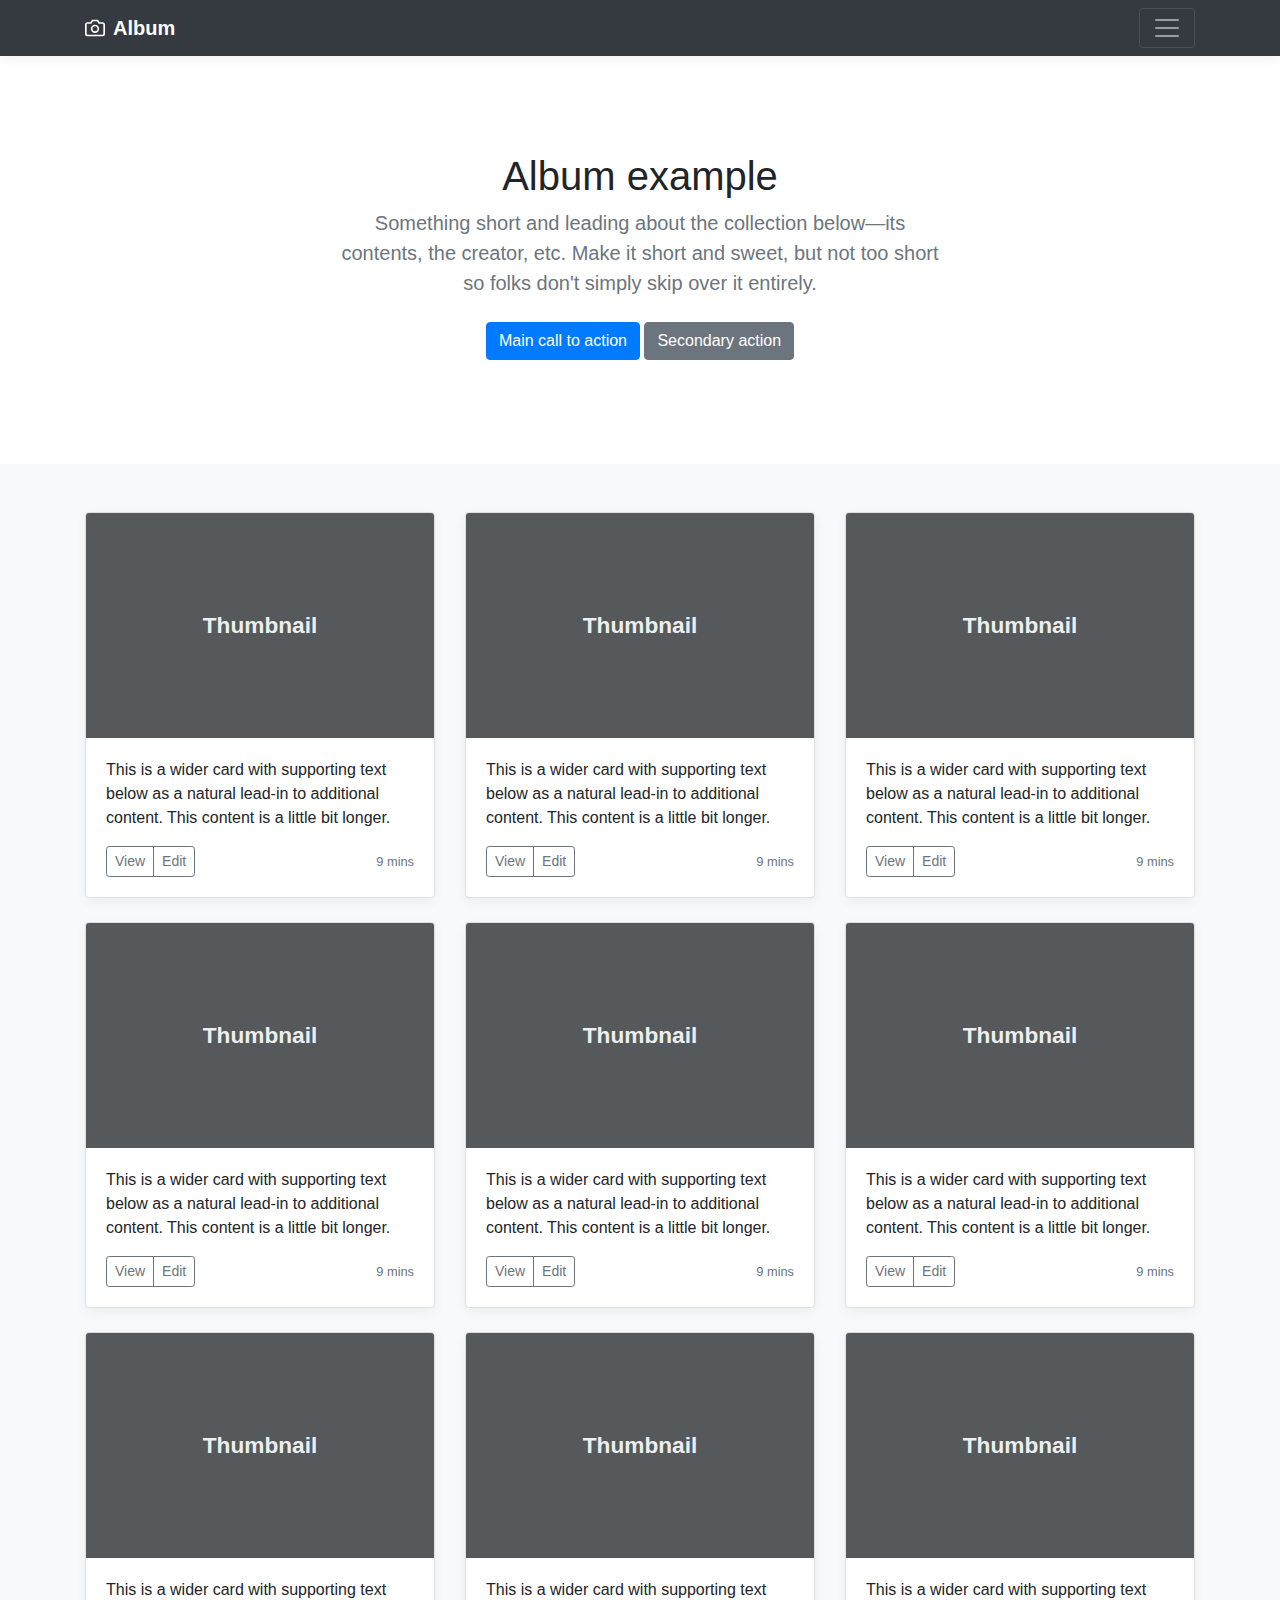
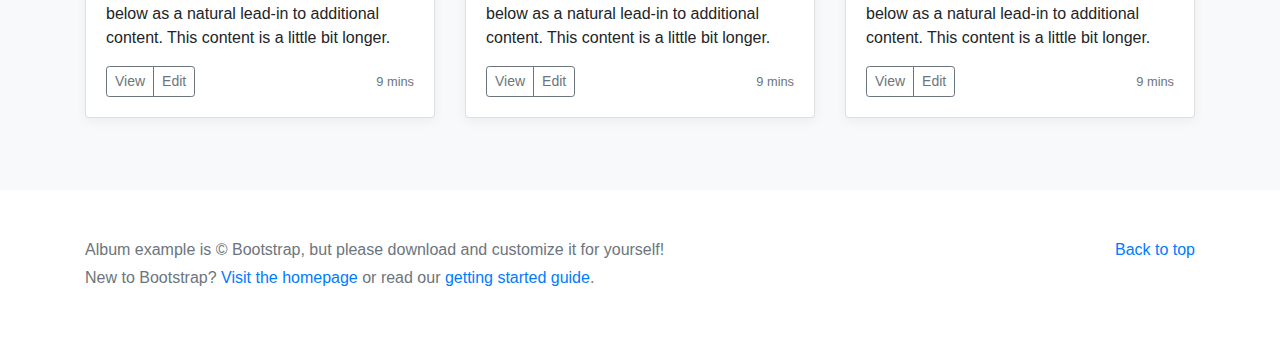
<file: bootstrap/docs/4.1/examples/album/index.html>
<!doctype html>
<html lang="en">
  <head>
    <meta charset="utf-8">
    <meta name="viewport" content="width=device-width, initial-scale=1, shrink-to-fit=no">
    <meta name="description" content="">
    <meta name="author" content="">
    <link rel="icon" href="../../../../favicon.ico">

    <title>Album example for Bootstrap</title>

    <!-- Bootstrap core CSS -->
    <link href="../../../../dist/css/bootstrap.min.css" rel="stylesheet">

    <!-- Custom styles for this template -->
    <link href="album.css" rel="stylesheet">
  </head>

  <body>

    <header>
      <div class="collapse bg-dark" id="navbarHeader">
        <div class="container">
          <div class="row">
            <div class="col-sm-8 col-md-7 py-4">
              <h4 class="text-white">About</h4>
              <p class="text-muted">Add some information about the album below, the author, or any other background context. Make it a few sentences long so folks can pick up some informative tidbits. Then, link them off to some social networking sites or contact information.</p>
            </div>
            <div class="col-sm-4 offset-md-1 py-4">
              <h4 class="text-white">Contact</h4>
              <ul class="list-unstyled">
                <li><a href="#" class="text-white">Follow on Twitter</a></li>
                <li><a href="#" class="text-white">Like on Facebook</a></li>
                <li><a href="#" class="text-white">Email me</a></li>
              </ul>
            </div>
          </div>
        </div>
      </div>
      <div class="navbar navbar-dark bg-dark box-shadow">
        <div class="container d-flex justify-content-between">
          <a href="#" class="navbar-brand d-flex align-items-center">
            <svg xmlns="http://www.w3.org/2000/svg" width="20" height="20" viewBox="0 0 24 24" fill="none" stroke="currentColor" stroke-width="2" stroke-linecap="round" stroke-linejoin="round" class="mr-2"><path d="M23 19a2 2 0 0 1-2 2H3a2 2 0 0 1-2-2V8a2 2 0 0 1 2-2h4l2-3h6l2 3h4a2 2 0 0 1 2 2z"></path><circle cx="12" cy="13" r="4"></circle></svg>
            <strong>Album</strong>
          </a>
          <button class="navbar-toggler" type="button" data-toggle="collapse" data-target="#navbarHeader" aria-controls="navbarHeader" aria-expanded="false" aria-label="Toggle navigation">
            <span class="navbar-toggler-icon"></span>
          </button>
        </div>
      </div>
    </header>

    <main role="main">

      <section class="jumbotron text-center">
        <div class="container">
          <h1 class="jumbotron-heading">Album example</h1>
          <p class="lead text-muted">Something short and leading about the collection below—its contents, the creator, etc. Make it short and sweet, but not too short so folks don't simply skip over it entirely.</p>
          <p>
            <a href="#" class="btn btn-primary my-2">Main call to action</a>
            <a href="#" class="btn btn-secondary my-2">Secondary action</a>
          </p>
        </div>
      </section>

      <div class="album py-5 bg-light">
        <div class="container">

          <div class="row">
            <div class="col-md-4">
              <div class="card mb-4 box-shadow">
                <img class="card-img-top" data-src="holder.js/100px225?theme=thumb&bg=55595c&fg=eceeef&text=Thumbnail" alt="Card image cap">
                <div class="card-body">
                  <p class="card-text">This is a wider card with supporting text below as a natural lead-in to additional content. This content is a little bit longer.</p>
                  <div class="d-flex justify-content-between align-items-center">
                    <div class="btn-group">
                      <button type="button" class="btn btn-sm btn-outline-secondary">View</button>
                      <button type="button" class="btn btn-sm btn-outline-secondary">Edit</button>
                    </div>
                    <small class="text-muted">9 mins</small>
                  </div>
                </div>
              </div>
            </div>
            <div class="col-md-4">
              <div class="card mb-4 box-shadow">
                <img class="card-img-top" data-src="holder.js/100px225?theme=thumb&bg=55595c&fg=eceeef&text=Thumbnail" alt="Card image cap">
                <div class="card-body">
                  <p class="card-text">This is a wider card with supporting text below as a natural lead-in to additional content. This content is a little bit longer.</p>
                  <div class="d-flex justify-content-between align-items-center">
                    <div class="btn-group">
                      <button type="button" class="btn btn-sm btn-outline-secondary">View</button>
                      <button type="button" class="btn btn-sm btn-outline-secondary">Edit</button>
                    </div>
                    <small class="text-muted">9 mins</small>
                  </div>
                </div>
              </div>
            </div>
            <div class="col-md-4">
              <div class="card mb-4 box-shadow">
                <img class="card-img-top" data-src="holder.js/100px225?theme=thumb&bg=55595c&fg=eceeef&text=Thumbnail" alt="Card image cap">
                <div class="card-body">
                  <p class="card-text">This is a wider card with supporting text below as a natural lead-in to additional content. This content is a little bit longer.</p>
                  <div class="d-flex justify-content-between align-items-center">
                    <div class="btn-group">
                      <button type="button" class="btn btn-sm btn-outline-secondary">View</button>
                      <button type="button" class="btn btn-sm btn-outline-secondary">Edit</button>
                    </div>
                    <small class="text-muted">9 mins</small>
                  </div>
                </div>
              </div>
            </div>

            <div class="col-md-4">
              <div class="card mb-4 box-shadow">
                <img class="card-img-top" data-src="holder.js/100px225?theme=thumb&bg=55595c&fg=eceeef&text=Thumbnail" alt="Card image cap">
                <div class="card-body">
                  <p class="card-text">This is a wider card with supporting text below as a natural lead-in to additional content. This content is a little bit longer.</p>
                  <div class="d-flex justify-content-between align-items-center">
                    <div class="btn-group">
                      <button type="button" class="btn btn-sm btn-outline-secondary">View</button>
                      <button type="button" class="btn btn-sm btn-outline-secondary">Edit</button>
                    </div>
                    <small class="text-muted">9 mins</small>
                  </div>
                </div>
              </div>
            </div>
            <div class="col-md-4">
              <div class="card mb-4 box-shadow">
                <img class="card-img-top" data-src="holder.js/100px225?theme=thumb&bg=55595c&fg=eceeef&text=Thumbnail" alt="Card image cap">
                <div class="card-body">
                  <p class="card-text">This is a wider card with supporting text below as a natural lead-in to additional content. This content is a little bit longer.</p>
                  <div class="d-flex justify-content-between align-items-center">
                    <div class="btn-group">
                      <button type="button" class="btn btn-sm btn-outline-secondary">View</button>
                      <button type="button" class="btn btn-sm btn-outline-secondary">Edit</button>
                    </div>
                    <small class="text-muted">9 mins</small>
                  </div>
                </div>
              </div>
            </div>
            <div class="col-md-4">
              <div class="card mb-4 box-shadow">
                <img class="card-img-top" data-src="holder.js/100px225?theme=thumb&bg=55595c&fg=eceeef&text=Thumbnail" alt="Card image cap">
                <div class="card-body">
                  <p class="card-text">This is a wider card with supporting text below as a natural lead-in to additional content. This content is a little bit longer.</p>
                  <div class="d-flex justify-content-between align-items-center">
                    <div class="btn-group">
                      <button type="button" class="btn btn-sm btn-outline-secondary">View</button>
                      <button type="button" class="btn btn-sm btn-outline-secondary">Edit</button>
                    </div>
                    <small class="text-muted">9 mins</small>
                  </div>
                </div>
              </div>
            </div>

            <div class="col-md-4">
              <div class="card mb-4 box-shadow">
                <img class="card-img-top" data-src="holder.js/100px225?theme=thumb&bg=55595c&fg=eceeef&text=Thumbnail" alt="Card image cap">
                <div class="card-body">
                  <p class="card-text">This is a wider card with supporting text below as a natural lead-in to additional content. This content is a little bit longer.</p>
                  <div class="d-flex justify-content-between align-items-center">
                    <div class="btn-group">
                      <button type="button" class="btn btn-sm btn-outline-secondary">View</button>
                      <button type="button" class="btn btn-sm btn-outline-secondary">Edit</button>
                    </div>
                    <small class="text-muted">9 mins</small>
                  </div>
                </div>
              </div>
            </div>
            <div class="col-md-4">
              <div class="card mb-4 box-shadow">
                <img class="card-img-top" data-src="holder.js/100px225?theme=thumb&bg=55595c&fg=eceeef&text=Thumbnail" alt="Card image cap">
                <div class="card-body">
                  <p class="card-text">This is a wider card with supporting text below as a natural lead-in to additional content. This content is a little bit longer.</p>
                  <div class="d-flex justify-content-between align-items-center">
                    <div class="btn-group">
                      <button type="button" class="btn btn-sm btn-outline-secondary">View</button>
                      <button type="button" class="btn btn-sm btn-outline-secondary">Edit</button>
                    </div>
                    <small class="text-muted">9 mins</small>
                  </div>
                </div>
              </div>
            </div>
            <div class="col-md-4">
              <div class="card mb-4 box-shadow">
                <img class="card-img-top" data-src="holder.js/100px225?theme=thumb&bg=55595c&fg=eceeef&text=Thumbnail" alt="Card image cap">
                <div class="card-body">
                  <p class="card-text">This is a wider card with supporting text below as a natural lead-in to additional content. This content is a little bit longer.</p>
                  <div class="d-flex justify-content-between align-items-center">
                    <div class="btn-group">
                      <button type="button" class="btn btn-sm btn-outline-secondary">View</button>
                      <button type="button" class="btn btn-sm btn-outline-secondary">Edit</button>
                    </div>
                    <small class="text-muted">9 mins</small>
                  </div>
                </div>
              </div>
            </div>
          </div>
        </div>
      </div>

    </main>

    <footer class="text-muted">
      <div class="container">
        <p class="float-right">
          <a href="#">Back to top</a>
        </p>
        <p>Album example is &copy; Bootstrap, but please download and customize it for yourself!</p>
        <p>New to Bootstrap? <a href="../../">Visit the homepage</a> or read our <a href="../../getting-started/">getting started guide</a>.</p>
      </div>
    </footer>

    <!-- Bootstrap core JavaScript
    ================================================== -->
    <!-- Placed at the end of the document so the pages load faster -->
    <script src="https://code.jquery.com/jquery-3.3.1.slim.min.js" integrity="sha384-q8i/X+965DzO0rT7abK41JStQIAqVgRVzpbzo5smXKp4YfRvH+8abtTE1Pi6jizo" crossorigin="anonymous"></script>
    <script>window.jQuery || document.write('<script src="../../../../assets/js/vendor/jquery-slim.min.js"><\/script>')</script>
    <script src="../../../../assets/js/vendor/popper.min.js"></script>
    <script src="../../../../dist/js/bootstrap.min.js"></script>
    <script src="../../../../assets/js/vendor/holder.min.js"></script>
  </body>
</html>
</file>
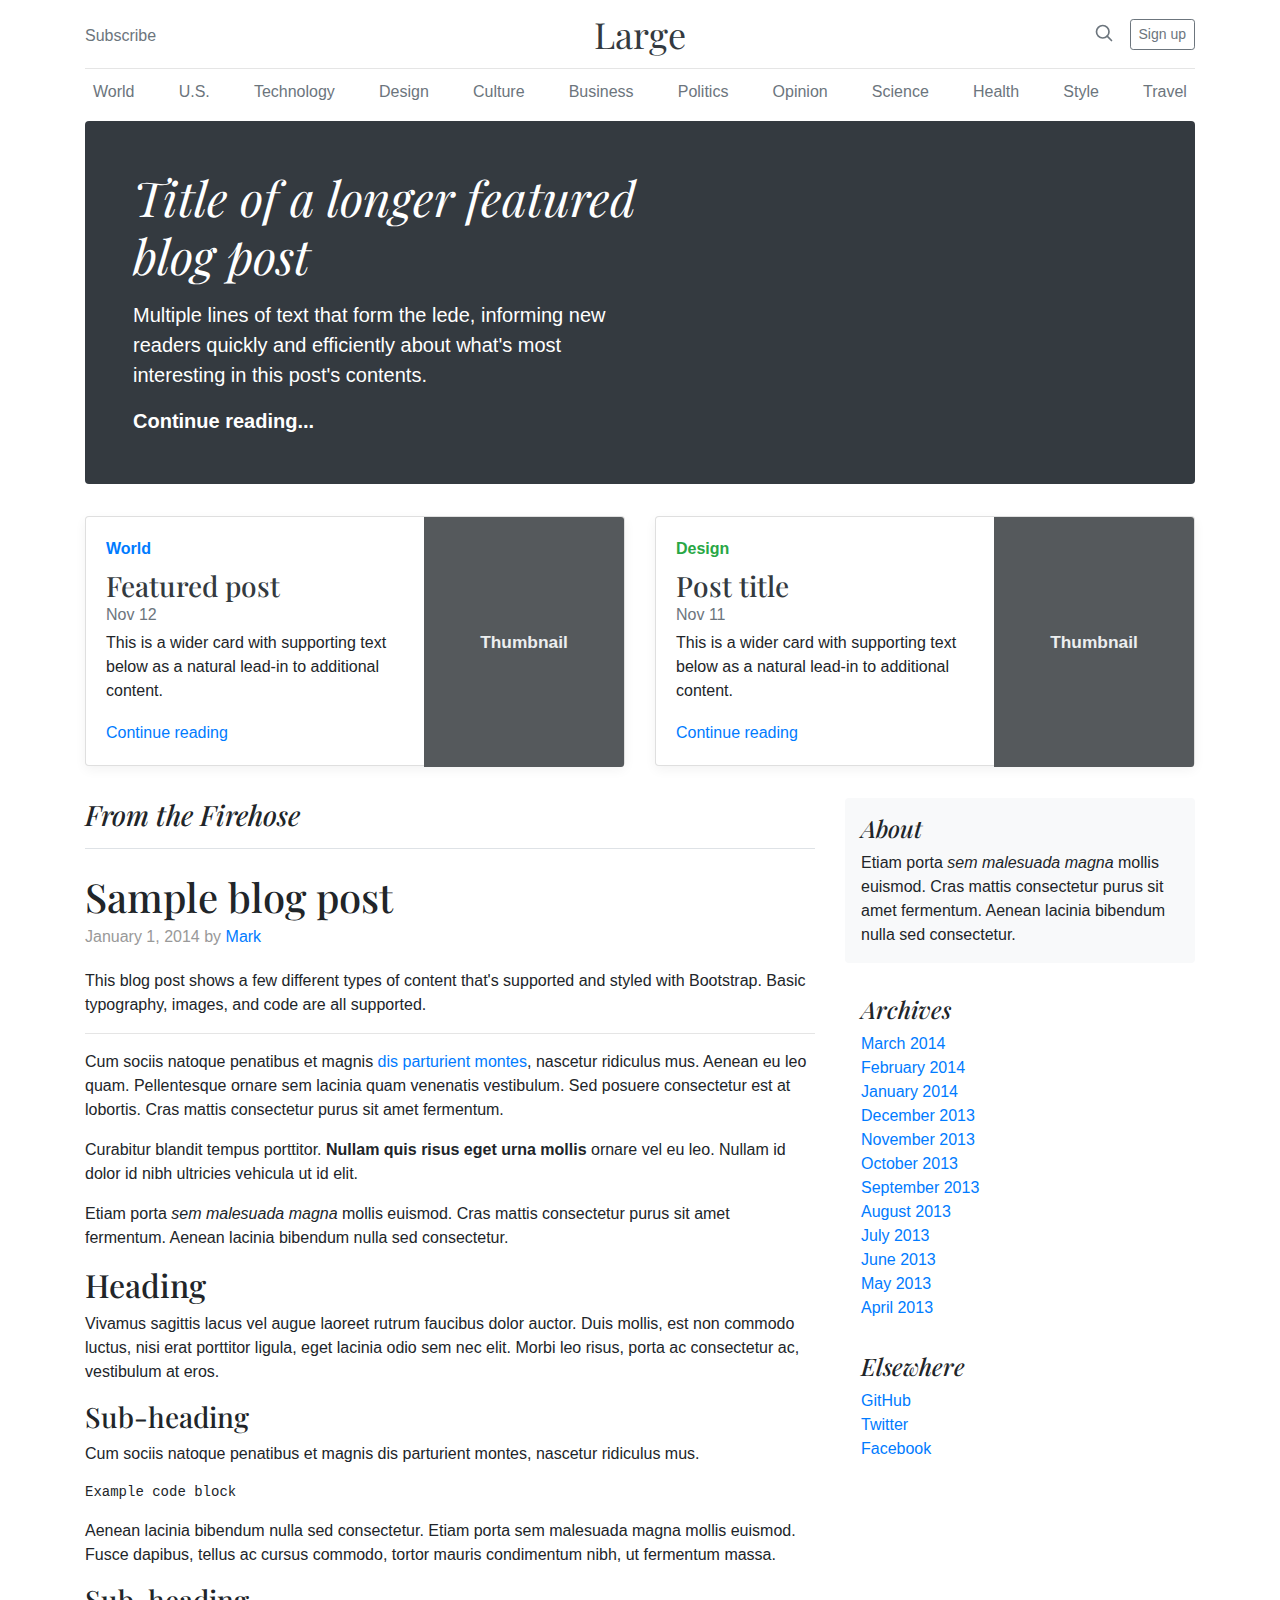
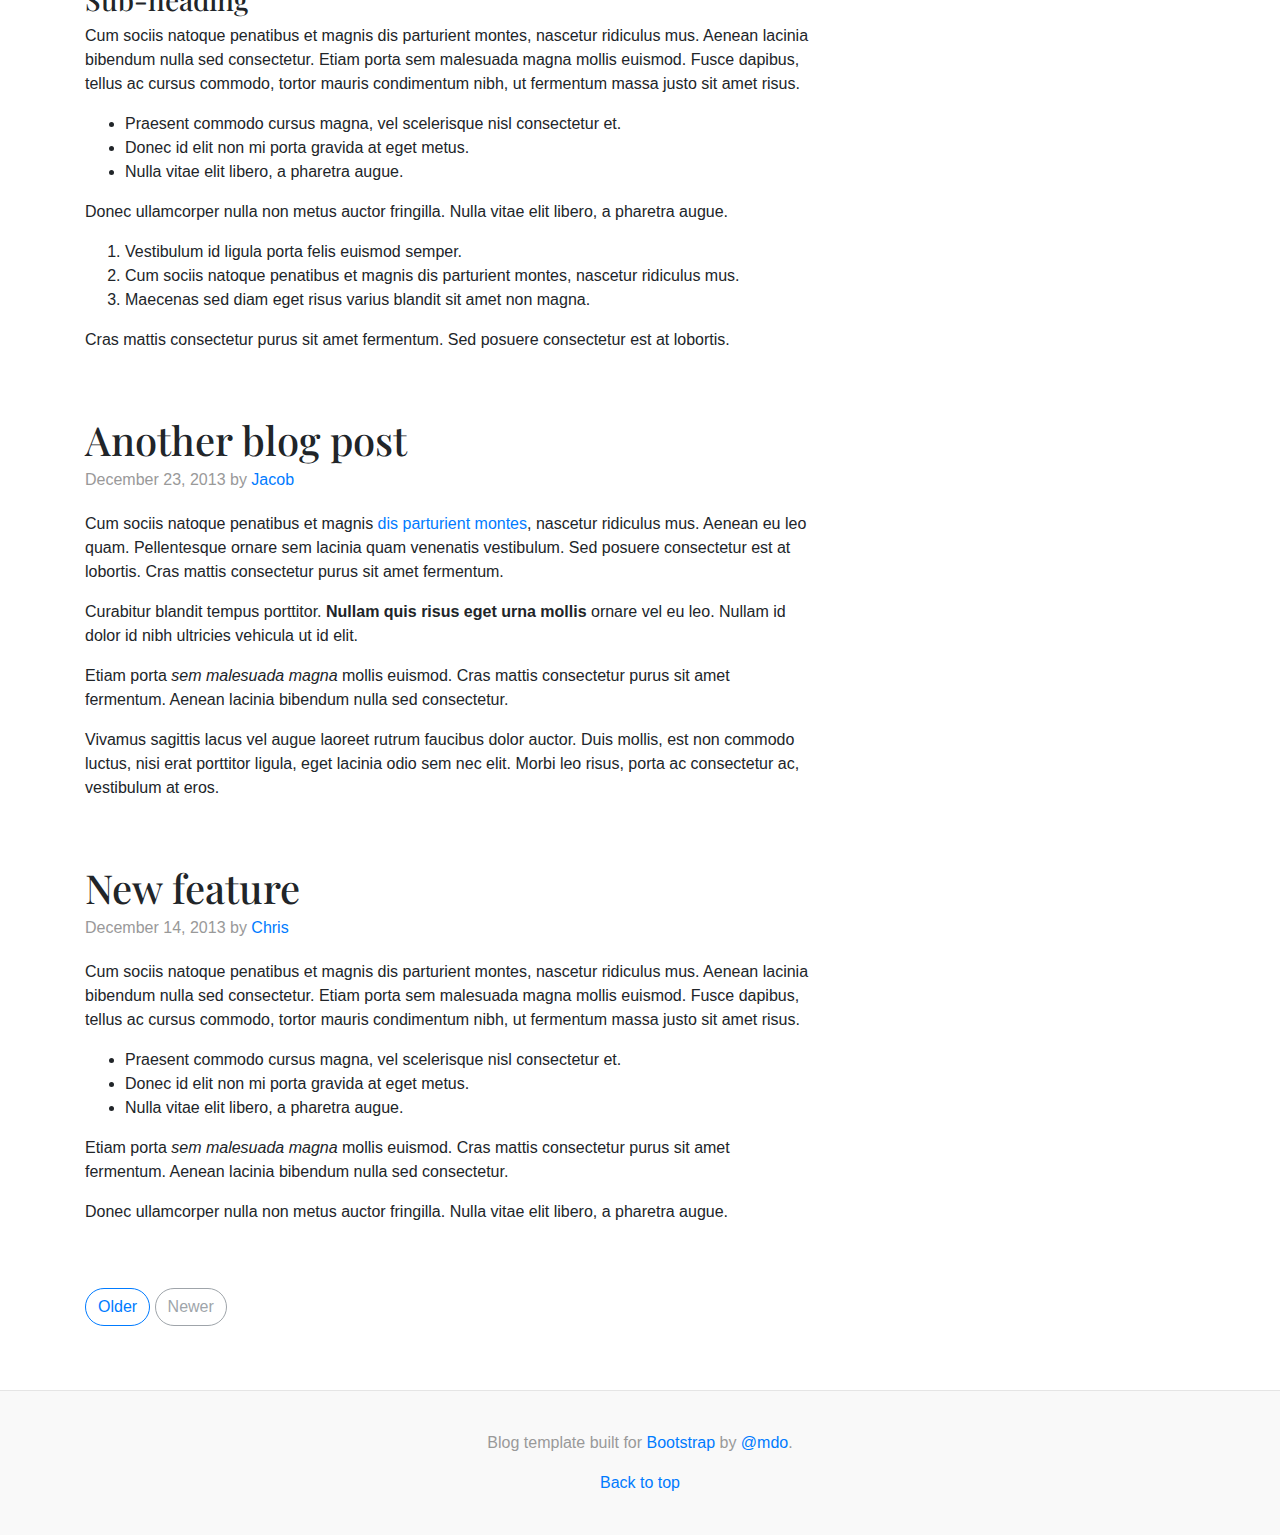
<file: bootstrap/docs/4.1/examples/blog/index.html>
<!doctype html>
<html lang="en">
  <head>
    <meta charset="utf-8">
    <meta name="viewport" content="width=device-width, initial-scale=1, shrink-to-fit=no">
    <meta name="description" content="">
    <meta name="author" content="">
    <link rel="icon" href="../../../../favicon.ico">

    <title>Blog Template for Bootstrap</title>

    <!-- Bootstrap core CSS -->
    <link href="../../../../dist/css/bootstrap.min.css" rel="stylesheet">

    <!-- Custom styles for this template -->
    <link href="https://fonts.googleapis.com/css?family=Playfair+Display:700,900" rel="stylesheet">
    <link href="blog.css" rel="stylesheet">
  </head>

  <body>

    <div class="container">
      <header class="blog-header py-3">
        <div class="row flex-nowrap justify-content-between align-items-center">
          <div class="col-4 pt-1">
            <a class="text-muted" href="#">Subscribe</a>
          </div>
          <div class="col-4 text-center">
            <a class="blog-header-logo text-dark" href="#">Large</a>
          </div>
          <div class="col-4 d-flex justify-content-end align-items-center">
            <a class="text-muted" href="#">
              <svg xmlns="http://www.w3.org/2000/svg" width="20" height="20" viewBox="0 0 24 24" fill="none" stroke="currentColor" stroke-width="2" stroke-linecap="round" stroke-linejoin="round" class="mx-3"><circle cx="10.5" cy="10.5" r="7.5"></circle><line x1="21" y1="21" x2="15.8" y2="15.8"></line></svg>
            </a>
            <a class="btn btn-sm btn-outline-secondary" href="#">Sign up</a>
          </div>
        </div>
      </header>

      <div class="nav-scroller py-1 mb-2">
        <nav class="nav d-flex justify-content-between">
          <a class="p-2 text-muted" href="#">World</a>
          <a class="p-2 text-muted" href="#">U.S.</a>
          <a class="p-2 text-muted" href="#">Technology</a>
          <a class="p-2 text-muted" href="#">Design</a>
          <a class="p-2 text-muted" href="#">Culture</a>
          <a class="p-2 text-muted" href="#">Business</a>
          <a class="p-2 text-muted" href="#">Politics</a>
          <a class="p-2 text-muted" href="#">Opinion</a>
          <a class="p-2 text-muted" href="#">Science</a>
          <a class="p-2 text-muted" href="#">Health</a>
          <a class="p-2 text-muted" href="#">Style</a>
          <a class="p-2 text-muted" href="#">Travel</a>
        </nav>
      </div>

      <div class="jumbotron p-3 p-md-5 text-white rounded bg-dark">
        <div class="col-md-6 px-0">
          <h1 class="display-4 font-italic">Title of a longer featured blog post</h1>
          <p class="lead my-3">Multiple lines of text that form the lede, informing new readers quickly and efficiently about what's most interesting in this post's contents.</p>
          <p class="lead mb-0"><a href="#" class="text-white font-weight-bold">Continue reading...</a></p>
        </div>
      </div>

      <div class="row mb-2">
        <div class="col-md-6">
          <div class="card flex-md-row mb-4 box-shadow h-md-250">
            <div class="card-body d-flex flex-column align-items-start">
              <strong class="d-inline-block mb-2 text-primary">World</strong>
              <h3 class="mb-0">
                <a class="text-dark" href="#">Featured post</a>
              </h3>
              <div class="mb-1 text-muted">Nov 12</div>
              <p class="card-text mb-auto">This is a wider card with supporting text below as a natural lead-in to additional content.</p>
              <a href="#">Continue reading</a>
            </div>
            <img class="card-img-right flex-auto d-none d-lg-block" data-src="holder.js/200x250?theme=thumb" alt="Card image cap">
          </div>
        </div>
        <div class="col-md-6">
          <div class="card flex-md-row mb-4 box-shadow h-md-250">
            <div class="card-body d-flex flex-column align-items-start">
              <strong class="d-inline-block mb-2 text-success">Design</strong>
              <h3 class="mb-0">
                <a class="text-dark" href="#">Post title</a>
              </h3>
              <div class="mb-1 text-muted">Nov 11</div>
              <p class="card-text mb-auto">This is a wider card with supporting text below as a natural lead-in to additional content.</p>
              <a href="#">Continue reading</a>
            </div>
            <img class="card-img-right flex-auto d-none d-lg-block" data-src="holder.js/200x250?theme=thumb" alt="Card image cap">
          </div>
        </div>
      </div>
    </div>

    <main role="main" class="container">
      <div class="row">
        <div class="col-md-8 blog-main">
          <h3 class="pb-3 mb-4 font-italic border-bottom">
            From the Firehose
          </h3>

          <div class="blog-post">
            <h2 class="blog-post-title">Sample blog post</h2>
            <p class="blog-post-meta">January 1, 2014 by <a href="#">Mark</a></p>

            <p>This blog post shows a few different types of content that's supported and styled with Bootstrap. Basic typography, images, and code are all supported.</p>
            <hr>
            <p>Cum sociis natoque penatibus et magnis <a href="#">dis parturient montes</a>, nascetur ridiculus mus. Aenean eu leo quam. Pellentesque ornare sem lacinia quam venenatis vestibulum. Sed posuere consectetur est at lobortis. Cras mattis consectetur purus sit amet fermentum.</p>
            <blockquote>
              <p>Curabitur blandit tempus porttitor. <strong>Nullam quis risus eget urna mollis</strong> ornare vel eu leo. Nullam id dolor id nibh ultricies vehicula ut id elit.</p>
            </blockquote>
            <p>Etiam porta <em>sem malesuada magna</em> mollis euismod. Cras mattis consectetur purus sit amet fermentum. Aenean lacinia bibendum nulla sed consectetur.</p>
            <h2>Heading</h2>
            <p>Vivamus sagittis lacus vel augue laoreet rutrum faucibus dolor auctor. Duis mollis, est non commodo luctus, nisi erat porttitor ligula, eget lacinia odio sem nec elit. Morbi leo risus, porta ac consectetur ac, vestibulum at eros.</p>
            <h3>Sub-heading</h3>
            <p>Cum sociis natoque penatibus et magnis dis parturient montes, nascetur ridiculus mus.</p>
            <pre><code>Example code block</code></pre>
            <p>Aenean lacinia bibendum nulla sed consectetur. Etiam porta sem malesuada magna mollis euismod. Fusce dapibus, tellus ac cursus commodo, tortor mauris condimentum nibh, ut fermentum massa.</p>
            <h3>Sub-heading</h3>
            <p>Cum sociis natoque penatibus et magnis dis parturient montes, nascetur ridiculus mus. Aenean lacinia bibendum nulla sed consectetur. Etiam porta sem malesuada magna mollis euismod. Fusce dapibus, tellus ac cursus commodo, tortor mauris condimentum nibh, ut fermentum massa justo sit amet risus.</p>
            <ul>
              <li>Praesent commodo cursus magna, vel scelerisque nisl consectetur et.</li>
              <li>Donec id elit non mi porta gravida at eget metus.</li>
              <li>Nulla vitae elit libero, a pharetra augue.</li>
            </ul>
            <p>Donec ullamcorper nulla non metus auctor fringilla. Nulla vitae elit libero, a pharetra augue.</p>
            <ol>
              <li>Vestibulum id ligula porta felis euismod semper.</li>
              <li>Cum sociis natoque penatibus et magnis dis parturient montes, nascetur ridiculus mus.</li>
              <li>Maecenas sed diam eget risus varius blandit sit amet non magna.</li>
            </ol>
            <p>Cras mattis consectetur purus sit amet fermentum. Sed posuere consectetur est at lobortis.</p>
          </div><!-- /.blog-post -->

          <div class="blog-post">
            <h2 class="blog-post-title">Another blog post</h2>
            <p class="blog-post-meta">December 23, 2013 by <a href="#">Jacob</a></p>

            <p>Cum sociis natoque penatibus et magnis <a href="#">dis parturient montes</a>, nascetur ridiculus mus. Aenean eu leo quam. Pellentesque ornare sem lacinia quam venenatis vestibulum. Sed posuere consectetur est at lobortis. Cras mattis consectetur purus sit amet fermentum.</p>
            <blockquote>
              <p>Curabitur blandit tempus porttitor. <strong>Nullam quis risus eget urna mollis</strong> ornare vel eu leo. Nullam id dolor id nibh ultricies vehicula ut id elit.</p>
            </blockquote>
            <p>Etiam porta <em>sem malesuada magna</em> mollis euismod. Cras mattis consectetur purus sit amet fermentum. Aenean lacinia bibendum nulla sed consectetur.</p>
            <p>Vivamus sagittis lacus vel augue laoreet rutrum faucibus dolor auctor. Duis mollis, est non commodo luctus, nisi erat porttitor ligula, eget lacinia odio sem nec elit. Morbi leo risus, porta ac consectetur ac, vestibulum at eros.</p>
          </div><!-- /.blog-post -->

          <div class="blog-post">
            <h2 class="blog-post-title">New feature</h2>
            <p class="blog-post-meta">December 14, 2013 by <a href="#">Chris</a></p>

            <p>Cum sociis natoque penatibus et magnis dis parturient montes, nascetur ridiculus mus. Aenean lacinia bibendum nulla sed consectetur. Etiam porta sem malesuada magna mollis euismod. Fusce dapibus, tellus ac cursus commodo, tortor mauris condimentum nibh, ut fermentum massa justo sit amet risus.</p>
            <ul>
              <li>Praesent commodo cursus magna, vel scelerisque nisl consectetur et.</li>
              <li>Donec id elit non mi porta gravida at eget metus.</li>
              <li>Nulla vitae elit libero, a pharetra augue.</li>
            </ul>
            <p>Etiam porta <em>sem malesuada magna</em> mollis euismod. Cras mattis consectetur purus sit amet fermentum. Aenean lacinia bibendum nulla sed consectetur.</p>
            <p>Donec ullamcorper nulla non metus auctor fringilla. Nulla vitae elit libero, a pharetra augue.</p>
          </div><!-- /.blog-post -->

          <nav class="blog-pagination">
            <a class="btn btn-outline-primary" href="#">Older</a>
            <a class="btn btn-outline-secondary disabled" href="#">Newer</a>
          </nav>

        </div><!-- /.blog-main -->

        <aside class="col-md-4 blog-sidebar">
          <div class="p-3 mb-3 bg-light rounded">
            <h4 class="font-italic">About</h4>
            <p class="mb-0">Etiam porta <em>sem malesuada magna</em> mollis euismod. Cras mattis consectetur purus sit amet fermentum. Aenean lacinia bibendum nulla sed consectetur.</p>
          </div>

          <div class="p-3">
            <h4 class="font-italic">Archives</h4>
            <ol class="list-unstyled mb-0">
              <li><a href="#">March 2014</a></li>
              <li><a href="#">February 2014</a></li>
              <li><a href="#">January 2014</a></li>
              <li><a href="#">December 2013</a></li>
              <li><a href="#">November 2013</a></li>
              <li><a href="#">October 2013</a></li>
              <li><a href="#">September 2013</a></li>
              <li><a href="#">August 2013</a></li>
              <li><a href="#">July 2013</a></li>
              <li><a href="#">June 2013</a></li>
              <li><a href="#">May 2013</a></li>
              <li><a href="#">April 2013</a></li>
            </ol>
          </div>

          <div class="p-3">
            <h4 class="font-italic">Elsewhere</h4>
            <ol class="list-unstyled">
              <li><a href="#">GitHub</a></li>
              <li><a href="#">Twitter</a></li>
              <li><a href="#">Facebook</a></li>
            </ol>
          </div>
        </aside><!-- /.blog-sidebar -->

      </div><!-- /.row -->

    </main><!-- /.container -->

    <footer class="blog-footer">
      <p>Blog template built for <a href="https://getbootstrap.com/">Bootstrap</a> by <a href="https://twitter.com/mdo">@mdo</a>.</p>
      <p>
        <a href="#">Back to top</a>
      </p>
    </footer>

    <!-- Bootstrap core JavaScript
    ================================================== -->
    <!-- Placed at the end of the document so the pages load faster -->
    <script src="https://code.jquery.com/jquery-3.3.1.slim.min.js" integrity="sha384-q8i/X+965DzO0rT7abK41JStQIAqVgRVzpbzo5smXKp4YfRvH+8abtTE1Pi6jizo" crossorigin="anonymous"></script>
    <script>window.jQuery || document.write('<script src="../../../../assets/js/vendor/jquery-slim.min.js"><\/script>')</script>
    <script src="../../../../assets/js/vendor/popper.min.js"></script>
    <script src="../../../../dist/js/bootstrap.min.js"></script>
    <script src="../../../../assets/js/vendor/holder.min.js"></script>
    <script>
      Holder.addTheme('thumb', {
        bg: '#55595c',
        fg: '#eceeef',
        text: 'Thumbnail'
      });
    </script>
  </body>
</html>
</file>
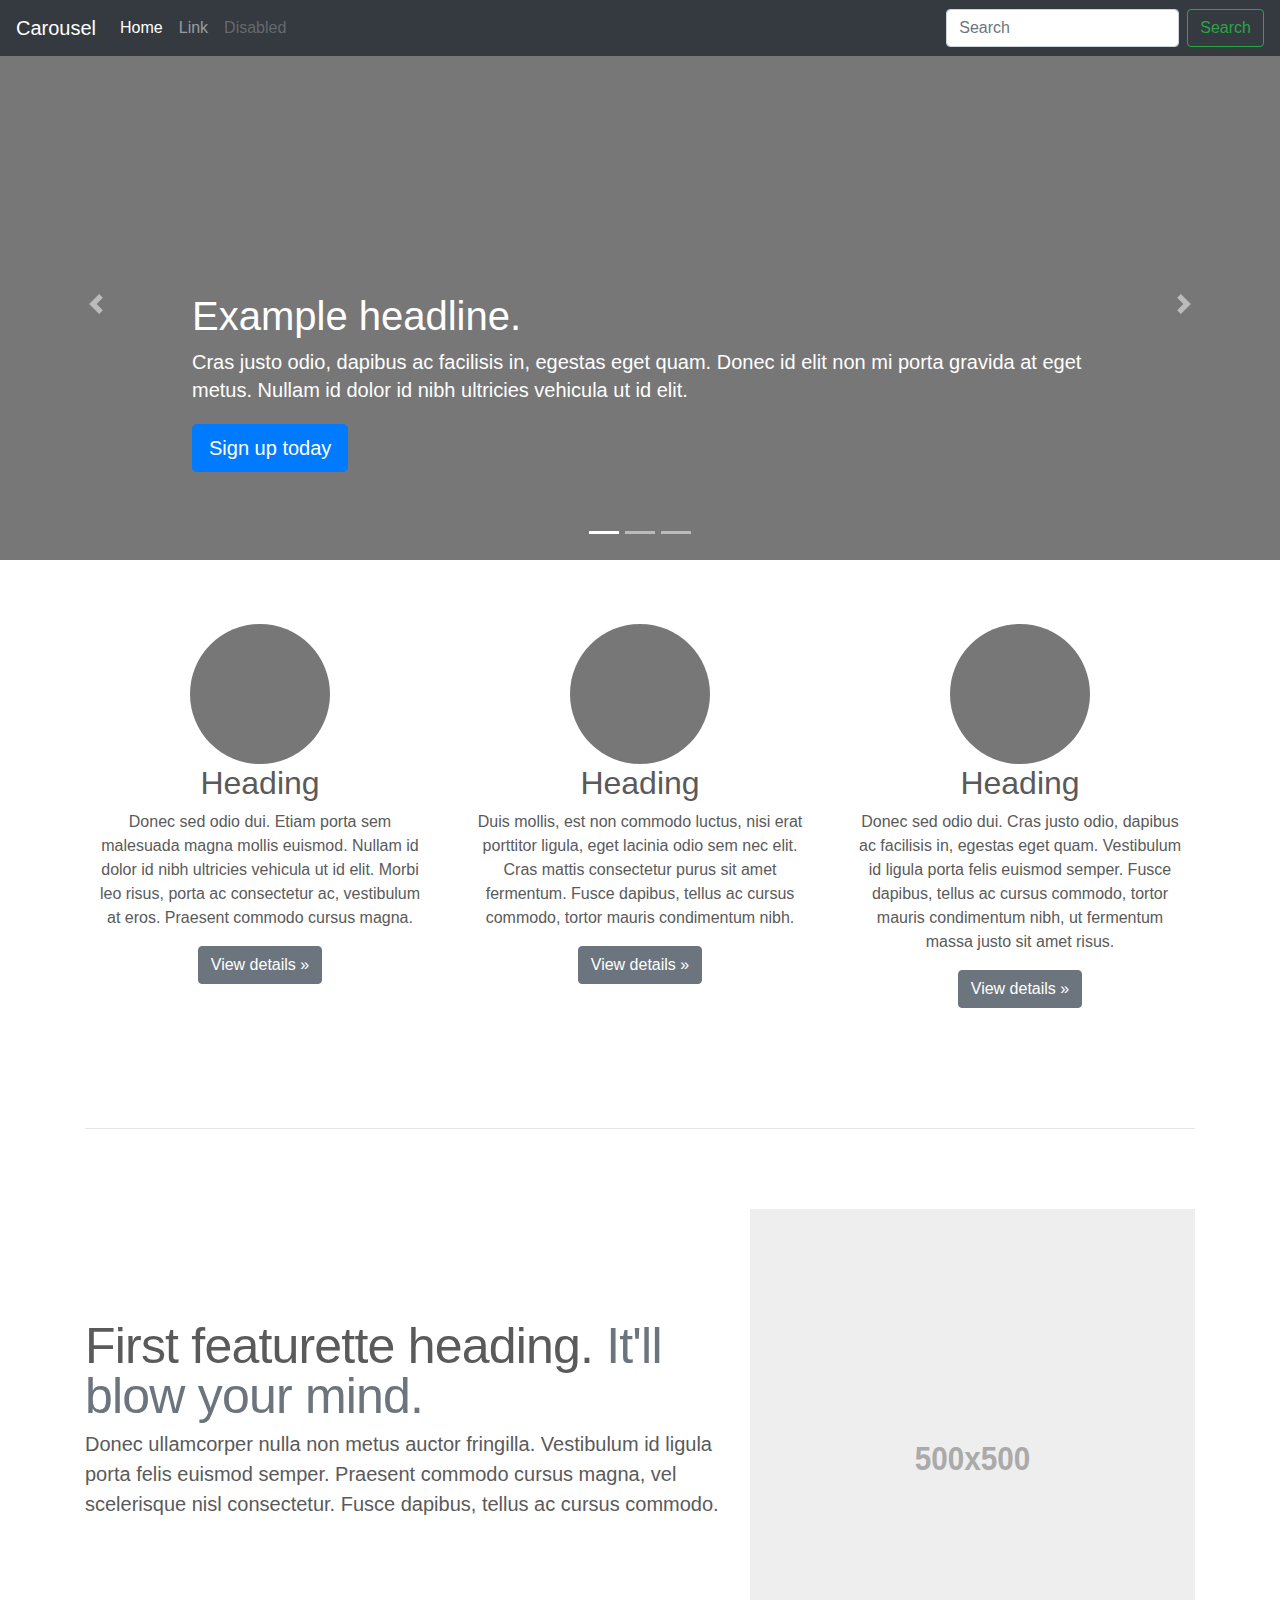
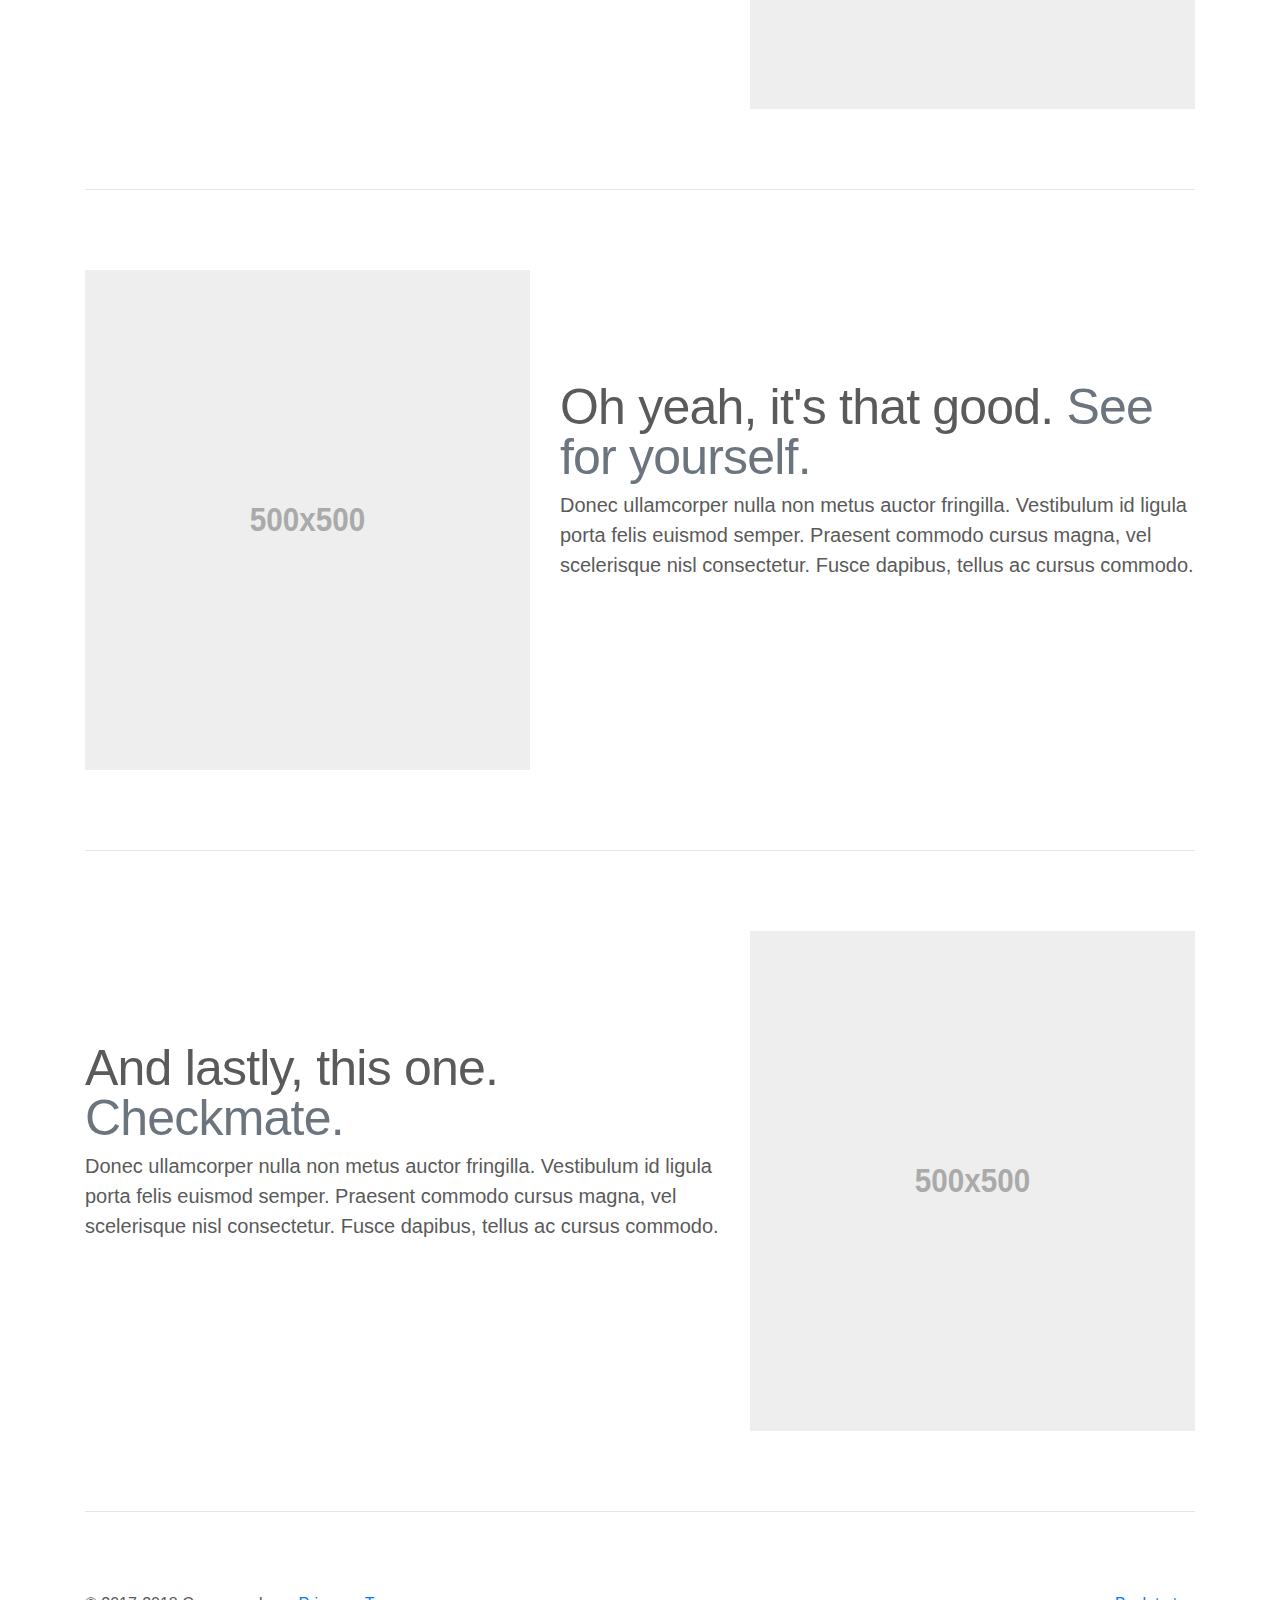
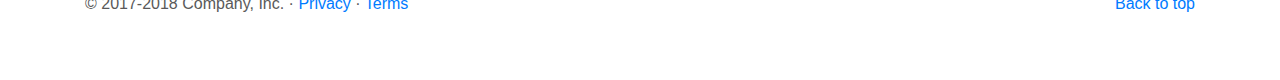
<file: bootstrap/docs/4.1/examples/carousel/index.html>
<!doctype html>
<html lang="en">
  <head>
    <meta charset="utf-8">
    <meta name="viewport" content="width=device-width, initial-scale=1, shrink-to-fit=no">
    <meta name="description" content="">
    <meta name="author" content="">
    <link rel="icon" href="../../../../favicon.ico">

    <title>Carousel Template for Bootstrap</title>

    <!-- Bootstrap core CSS -->
    <link href="../../../../dist/css/bootstrap.min.css" rel="stylesheet">

    <!-- Custom styles for this template -->
    <link href="carousel.css" rel="stylesheet">
  </head>
  <body>

    <header>
      <nav class="navbar navbar-expand-md navbar-dark fixed-top bg-dark">
        <a class="navbar-brand" href="#">Carousel</a>
        <button class="navbar-toggler" type="button" data-toggle="collapse" data-target="#navbarCollapse" aria-controls="navbarCollapse" aria-expanded="false" aria-label="Toggle navigation">
          <span class="navbar-toggler-icon"></span>
        </button>
        <div class="collapse navbar-collapse" id="navbarCollapse">
          <ul class="navbar-nav mr-auto">
            <li class="nav-item active">
              <a class="nav-link" href="#">Home <span class="sr-only">(current)</span></a>
            </li>
            <li class="nav-item">
              <a class="nav-link" href="#">Link</a>
            </li>
            <li class="nav-item">
              <a class="nav-link disabled" href="#">Disabled</a>
            </li>
          </ul>
          <form class="form-inline mt-2 mt-md-0">
            <input class="form-control mr-sm-2" type="text" placeholder="Search" aria-label="Search">
            <button class="btn btn-outline-success my-2 my-sm-0" type="submit">Search</button>
          </form>
        </div>
      </nav>
    </header>

    <main role="main">

      <div id="myCarousel" class="carousel slide" data-ride="carousel">
        <ol class="carousel-indicators">
          <li data-target="#myCarousel" data-slide-to="0" class="active"></li>
          <li data-target="#myCarousel" data-slide-to="1"></li>
          <li data-target="#myCarousel" data-slide-to="2"></li>
        </ol>
        <div class="carousel-inner">
          <div class="carousel-item active">
            <img class="first-slide" src="[data-uri]" alt="First slide">
            <div class="container">
              <div class="carousel-caption text-left">
                <h1>Example headline.</h1>
                <p>Cras justo odio, dapibus ac facilisis in, egestas eget quam. Donec id elit non mi porta gravida at eget metus. Nullam id dolor id nibh ultricies vehicula ut id elit.</p>
                <p><a class="btn btn-lg btn-primary" href="#" role="button">Sign up today</a></p>
              </div>
            </div>
          </div>
          <div class="carousel-item">
            <img class="second-slide" src="[data-uri]" alt="Second slide">
            <div class="container">
              <div class="carousel-caption">
                <h1>Another example headline.</h1>
                <p>Cras justo odio, dapibus ac facilisis in, egestas eget quam. Donec id elit non mi porta gravida at eget metus. Nullam id dolor id nibh ultricies vehicula ut id elit.</p>
                <p><a class="btn btn-lg btn-primary" href="#" role="button">Learn more</a></p>
              </div>
            </div>
          </div>
          <div class="carousel-item">
            <img class="third-slide" src="[data-uri]" alt="Third slide">
            <div class="container">
              <div class="carousel-caption text-right">
                <h1>One more for good measure.</h1>
                <p>Cras justo odio, dapibus ac facilisis in, egestas eget quam. Donec id elit non mi porta gravida at eget metus. Nullam id dolor id nibh ultricies vehicula ut id elit.</p>
                <p><a class="btn btn-lg btn-primary" href="#" role="button">Browse gallery</a></p>
              </div>
            </div>
          </div>
        </div>
        <a class="carousel-control-prev" href="#myCarousel" role="button" data-slide="prev">
          <span class="carousel-control-prev-icon" aria-hidden="true"></span>
          <span class="sr-only">Previous</span>
        </a>
        <a class="carousel-control-next" href="#myCarousel" role="button" data-slide="next">
          <span class="carousel-control-next-icon" aria-hidden="true"></span>
          <span class="sr-only">Next</span>
        </a>
      </div>


      <!-- Marketing messaging and featurettes
      ================================================== -->
      <!-- Wrap the rest of the page in another container to center all the content. -->

      <div class="container marketing">

        <!-- Three columns of text below the carousel -->
        <div class="row">
          <div class="col-lg-4">
            <img class="rounded-circle" src="[data-uri]" alt="Generic placeholder image" width="140" height="140">
            <h2>Heading</h2>
            <p>Donec sed odio dui. Etiam porta sem malesuada magna mollis euismod. Nullam id dolor id nibh ultricies vehicula ut id elit. Morbi leo risus, porta ac consectetur ac, vestibulum at eros. Praesent commodo cursus magna.</p>
            <p><a class="btn btn-secondary" href="#" role="button">View details &raquo;</a></p>
          </div><!-- /.col-lg-4 -->
          <div class="col-lg-4">
            <img class="rounded-circle" src="[data-uri]" alt="Generic placeholder image" width="140" height="140">
            <h2>Heading</h2>
            <p>Duis mollis, est non commodo luctus, nisi erat porttitor ligula, eget lacinia odio sem nec elit. Cras mattis consectetur purus sit amet fermentum. Fusce dapibus, tellus ac cursus commodo, tortor mauris condimentum nibh.</p>
            <p><a class="btn btn-secondary" href="#" role="button">View details &raquo;</a></p>
          </div><!-- /.col-lg-4 -->
          <div class="col-lg-4">
            <img class="rounded-circle" src="[data-uri]" alt="Generic placeholder image" width="140" height="140">
            <h2>Heading</h2>
            <p>Donec sed odio dui. Cras justo odio, dapibus ac facilisis in, egestas eget quam. Vestibulum id ligula porta felis euismod semper. Fusce dapibus, tellus ac cursus commodo, tortor mauris condimentum nibh, ut fermentum massa justo sit amet risus.</p>
            <p><a class="btn btn-secondary" href="#" role="button">View details &raquo;</a></p>
          </div><!-- /.col-lg-4 -->
        </div><!-- /.row -->


        <!-- START THE FEATURETTES -->

        <hr class="featurette-divider">

        <div class="row featurette">
          <div class="col-md-7">
            <h2 class="featurette-heading">First featurette heading. <span class="text-muted">It'll blow your mind.</span></h2>
            <p class="lead">Donec ullamcorper nulla non metus auctor fringilla. Vestibulum id ligula porta felis euismod semper. Praesent commodo cursus magna, vel scelerisque nisl consectetur. Fusce dapibus, tellus ac cursus commodo.</p>
          </div>
          <div class="col-md-5">
            <img class="featurette-image img-fluid mx-auto" data-src="holder.js/500x500/auto" alt="Generic placeholder image">
          </div>
        </div>

        <hr class="featurette-divider">

        <div class="row featurette">
          <div class="col-md-7 order-md-2">
            <h2 class="featurette-heading">Oh yeah, it's that good. <span class="text-muted">See for yourself.</span></h2>
            <p class="lead">Donec ullamcorper nulla non metus auctor fringilla. Vestibulum id ligula porta felis euismod semper. Praesent commodo cursus magna, vel scelerisque nisl consectetur. Fusce dapibus, tellus ac cursus commodo.</p>
          </div>
          <div class="col-md-5 order-md-1">
            <img class="featurette-image img-fluid mx-auto" data-src="holder.js/500x500/auto" alt="Generic placeholder image">
          </div>
        </div>

        <hr class="featurette-divider">

        <div class="row featurette">
          <div class="col-md-7">
            <h2 class="featurette-heading">And lastly, this one. <span class="text-muted">Checkmate.</span></h2>
            <p class="lead">Donec ullamcorper nulla non metus auctor fringilla. Vestibulum id ligula porta felis euismod semper. Praesent commodo cursus magna, vel scelerisque nisl consectetur. Fusce dapibus, tellus ac cursus commodo.</p>
          </div>
          <div class="col-md-5">
            <img class="featurette-image img-fluid mx-auto" data-src="holder.js/500x500/auto" alt="Generic placeholder image">
          </div>
        </div>

        <hr class="featurette-divider">

        <!-- /END THE FEATURETTES -->

      </div><!-- /.container -->


      <!-- FOOTER -->
      <footer class="container">
        <p class="float-right"><a href="#">Back to top</a></p>
        <p>&copy; 2017-2018 Company, Inc. &middot; <a href="#">Privacy</a> &middot; <a href="#">Terms</a></p>
      </footer>
    </main>

    <!-- Bootstrap core JavaScript
    ================================================== -->
    <!-- Placed at the end of the document so the pages load faster -->
    <script src="https://code.jquery.com/jquery-3.3.1.slim.min.js" integrity="sha384-q8i/X+965DzO0rT7abK41JStQIAqVgRVzpbzo5smXKp4YfRvH+8abtTE1Pi6jizo" crossorigin="anonymous"></script>
    <script>window.jQuery || document.write('<script src="../../../../assets/js/vendor/jquery-slim.min.js"><\/script>')</script>
    <script src="../../../../assets/js/vendor/popper.min.js"></script>
    <script src="../../../../dist/js/bootstrap.min.js"></script>
    <!-- Just to make our placeholder images work. Don't actually copy the next line! -->
    <script src="../../../../assets/js/vendor/holder.min.js"></script>
  </body>
</html>
</file>
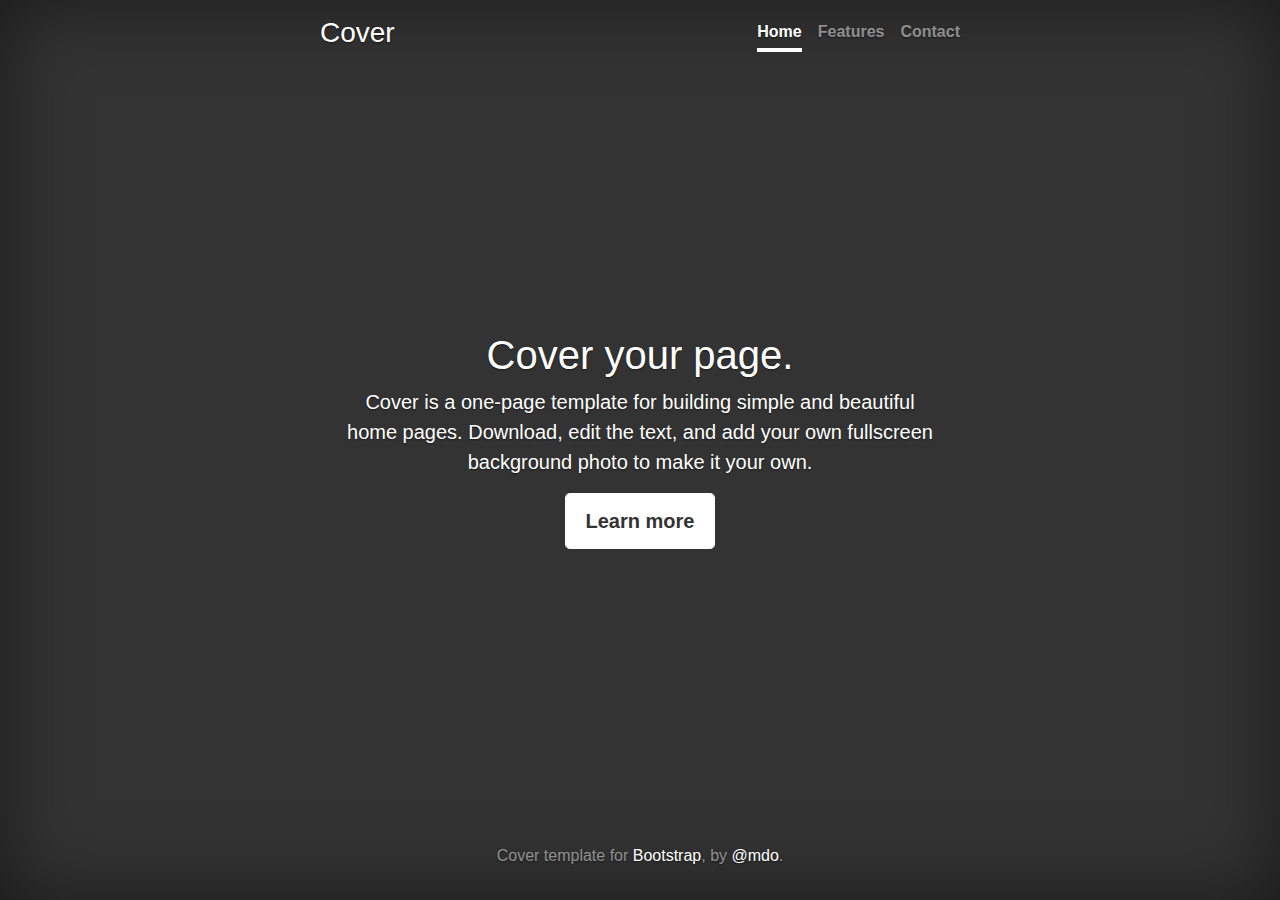
<file: bootstrap/docs/4.1/examples/cover/index.html>
<!doctype html>
<html lang="en">
  <head>
    <meta charset="utf-8">
    <meta name="viewport" content="width=device-width, initial-scale=1, shrink-to-fit=no">
    <meta name="description" content="">
    <meta name="author" content="">
    <link rel="icon" href="../../../../favicon.ico">

    <title>Cover Template for Bootstrap</title>

    <!-- Bootstrap core CSS -->
    <link href="../../../../dist/css/bootstrap.min.css" rel="stylesheet">

    <!-- Custom styles for this template -->
    <link href="cover.css" rel="stylesheet">
  </head>

  <body class="text-center">

    <div class="cover-container d-flex w-100 h-100 p-3 mx-auto flex-column">
      <header class="masthead mb-auto">
        <div class="inner">
          <h3 class="masthead-brand">Cover</h3>
          <nav class="nav nav-masthead justify-content-center">
            <a class="nav-link active" href="#">Home</a>
            <a class="nav-link" href="#">Features</a>
            <a class="nav-link" href="#">Contact</a>
          </nav>
        </div>
      </header>

      <main role="main" class="inner cover">
        <h1 class="cover-heading">Cover your page.</h1>
        <p class="lead">Cover is a one-page template for building simple and beautiful home pages. Download, edit the text, and add your own fullscreen background photo to make it your own.</p>
        <p class="lead">
          <a href="#" class="btn btn-lg btn-secondary">Learn more</a>
        </p>
      </main>

      <footer class="mastfoot mt-auto">
        <div class="inner">
          <p>Cover template for <a href="https://getbootstrap.com/">Bootstrap</a>, by <a href="https://twitter.com/mdo">@mdo</a>.</p>
        </div>
      </footer>
    </div>


    <!-- Bootstrap core JavaScript
    ================================================== -->
    <!-- Placed at the end of the document so the pages load faster -->
    <script src="https://code.jquery.com/jquery-3.3.1.slim.min.js" integrity="sha384-q8i/X+965DzO0rT7abK41JStQIAqVgRVzpbzo5smXKp4YfRvH+8abtTE1Pi6jizo" crossorigin="anonymous"></script>
    <script>window.jQuery || document.write('<script src="../../../../assets/js/vendor/jquery-slim.min.js"><\/script>')</script>
    <script src="../../../../assets/js/vendor/popper.min.js"></script>
    <script src="../../../../dist/js/bootstrap.min.js"></script>
  </body>
</html>
</file>
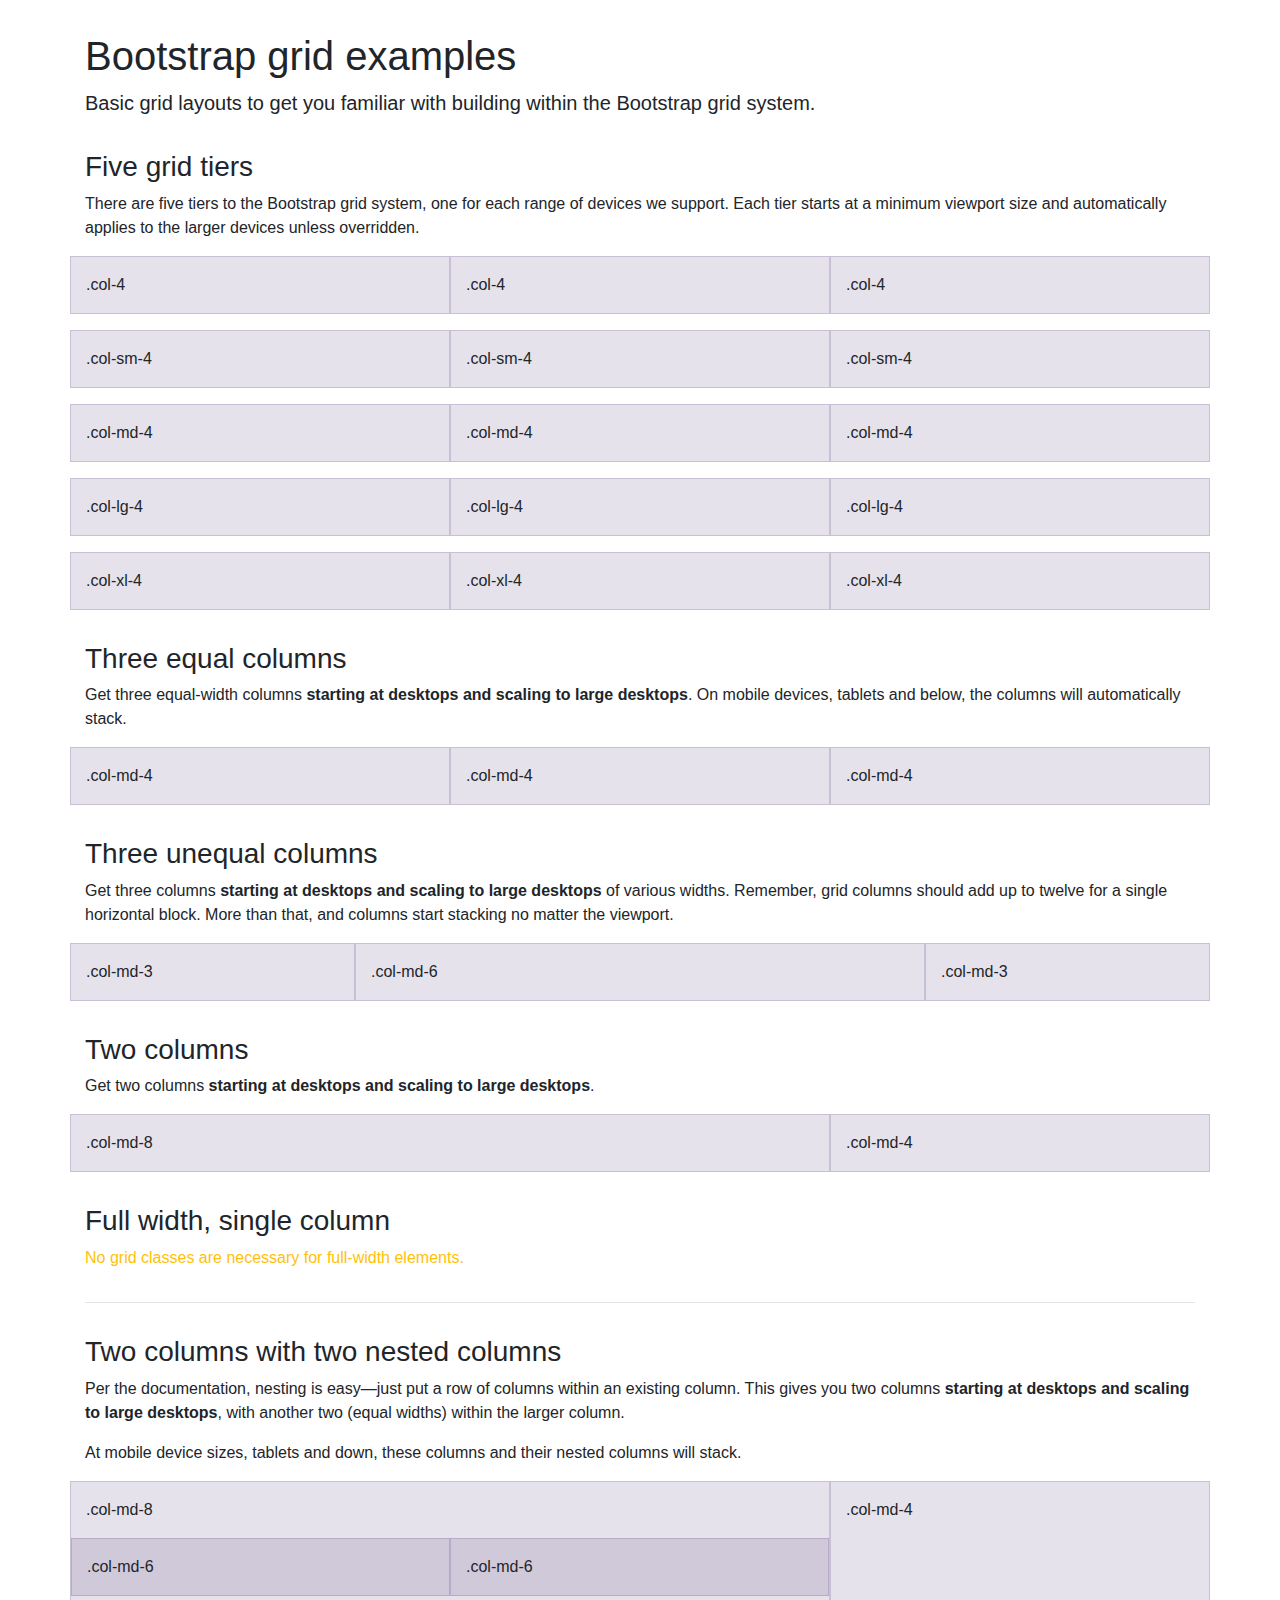
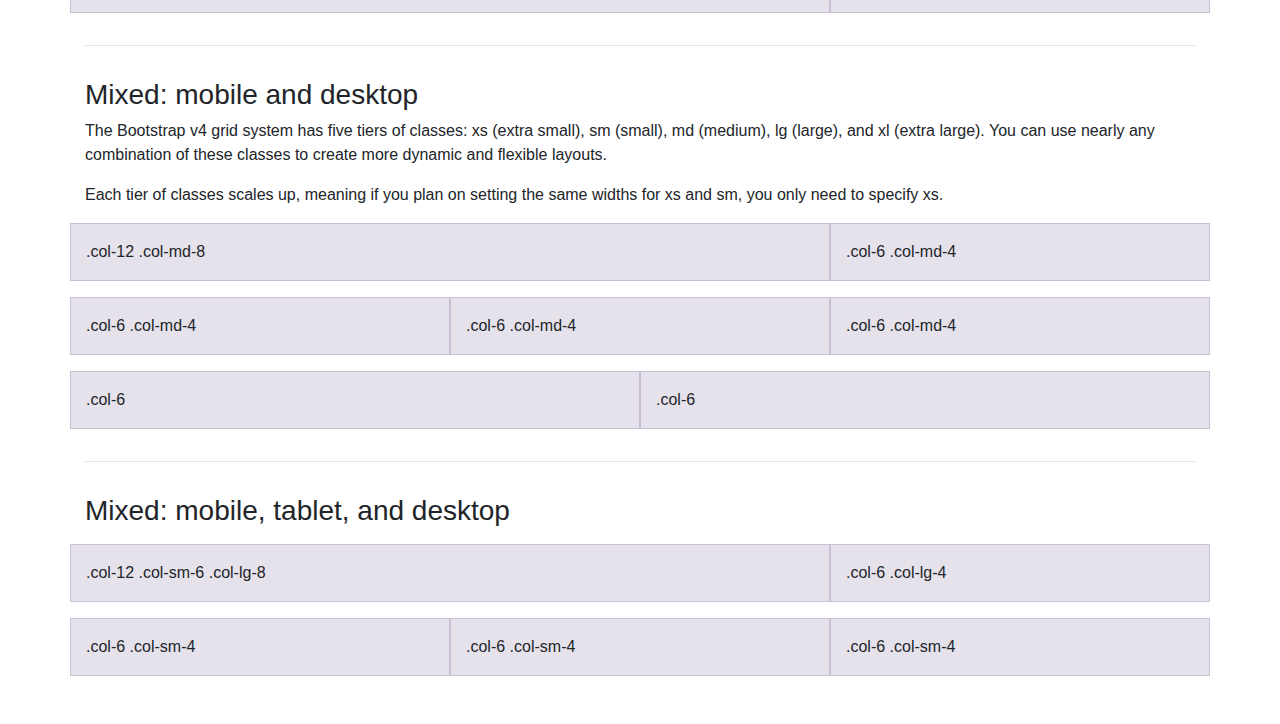
<file: bootstrap/docs/4.1/examples/grid/index.html>
<!doctype html>
<html lang="en">
  <head>
    <meta charset="utf-8">
    <meta name="viewport" content="width=device-width, initial-scale=1, shrink-to-fit=no">
    <meta name="description" content="">
    <meta name="author" content="">
    <link rel="icon" href="../../../../favicon.ico">

    <title>Grid Template for Bootstrap</title>

    <!-- Bootstrap core CSS -->
    <link href="../../../../dist/css/bootstrap.min.css" rel="stylesheet">

    <!-- Custom styles for this template -->
    <link href="grid.css" rel="stylesheet">
  </head>

  <body>
    <div class="container">

      <h1>Bootstrap grid examples</h1>
      <p class="lead">Basic grid layouts to get you familiar with building within the Bootstrap grid system.</p>

      <h3>Five grid tiers</h3>
      <p>There are five tiers to the Bootstrap grid system, one for each range of devices we support. Each tier starts at a minimum viewport size and automatically applies to the larger devices unless overridden.</p>

      <div class="row">
        <div class="col-4">.col-4</div>
        <div class="col-4">.col-4</div>
        <div class="col-4">.col-4</div>
      </div>

      <div class="row">
        <div class="col-sm-4">.col-sm-4</div>
        <div class="col-sm-4">.col-sm-4</div>
        <div class="col-sm-4">.col-sm-4</div>
      </div>

      <div class="row">
        <div class="col-md-4">.col-md-4</div>
        <div class="col-md-4">.col-md-4</div>
        <div class="col-md-4">.col-md-4</div>
      </div>

      <div class="row">
        <div class="col-lg-4">.col-lg-4</div>
        <div class="col-lg-4">.col-lg-4</div>
        <div class="col-lg-4">.col-lg-4</div>
      </div>

      <div class="row">
        <div class="col-xl-4">.col-xl-4</div>
        <div class="col-xl-4">.col-xl-4</div>
        <div class="col-xl-4">.col-xl-4</div>
      </div>

      <h3>Three equal columns</h3>
      <p>Get three equal-width columns <strong>starting at desktops and scaling to large desktops</strong>. On mobile devices, tablets and below, the columns will automatically stack.</p>
      <div class="row">
        <div class="col-md-4">.col-md-4</div>
        <div class="col-md-4">.col-md-4</div>
        <div class="col-md-4">.col-md-4</div>
      </div>

      <h3>Three unequal columns</h3>
      <p>Get three columns <strong>starting at desktops and scaling to large desktops</strong> of various widths. Remember, grid columns should add up to twelve for a single horizontal block. More than that, and columns start stacking no matter the viewport.</p>
      <div class="row">
        <div class="col-md-3">.col-md-3</div>
        <div class="col-md-6">.col-md-6</div>
        <div class="col-md-3">.col-md-3</div>
      </div>

      <h3>Two columns</h3>
      <p>Get two columns <strong>starting at desktops and scaling to large desktops</strong>.</p>
      <div class="row">
        <div class="col-md-8">.col-md-8</div>
        <div class="col-md-4">.col-md-4</div>
      </div>

      <h3>Full width, single column</h3>
      <p class="text-warning">No grid classes are necessary for full-width elements.</p>

      <hr>

      <h3>Two columns with two nested columns</h3>
      <p>Per the documentation, nesting is easy—just put a row of columns within an existing column. This gives you two columns <strong>starting at desktops and scaling to large desktops</strong>, with another two (equal widths) within the larger column.</p>
      <p>At mobile device sizes, tablets and down, these columns and their nested columns will stack.</p>
      <div class="row">
        <div class="col-md-8">
          .col-md-8
          <div class="row">
            <div class="col-md-6">.col-md-6</div>
            <div class="col-md-6">.col-md-6</div>
          </div>
        </div>
        <div class="col-md-4">.col-md-4</div>
      </div>

      <hr>

      <h3>Mixed: mobile and desktop</h3>
      <p>The Bootstrap v4 grid system has five tiers of classes: xs (extra small), sm (small), md (medium), lg (large), and xl (extra large). You can use nearly any combination of these classes to create more dynamic and flexible layouts.</p>
      <p>Each tier of classes scales up, meaning if you plan on setting the same widths for xs and sm, you only need to specify xs.</p>
      <div class="row">
        <div class="col-12 col-md-8">.col-12 .col-md-8</div>
        <div class="col-6 col-md-4">.col-6 .col-md-4</div>
      </div>
      <div class="row">
        <div class="col-6 col-md-4">.col-6 .col-md-4</div>
        <div class="col-6 col-md-4">.col-6 .col-md-4</div>
        <div class="col-6 col-md-4">.col-6 .col-md-4</div>
      </div>
      <div class="row">
        <div class="col-6">.col-6</div>
        <div class="col-6">.col-6</div>
      </div>

      <hr>

      <h3>Mixed: mobile, tablet, and desktop</h3>
      <p></p>
      <div class="row">
        <div class="col-12 col-sm-6 col-lg-8">.col-12 .col-sm-6 .col-lg-8</div>
        <div class="col-6 col-lg-4">.col-6 .col-lg-4</div>
      </div>
      <div class="row">
        <div class="col-6 col-sm-4">.col-6 .col-sm-4</div>
        <div class="col-6 col-sm-4">.col-6 .col-sm-4</div>
        <div class="col-6 col-sm-4">.col-6 .col-sm-4</div>
      </div>

    </div> <!-- /container -->
  </body>
</html>
</file>
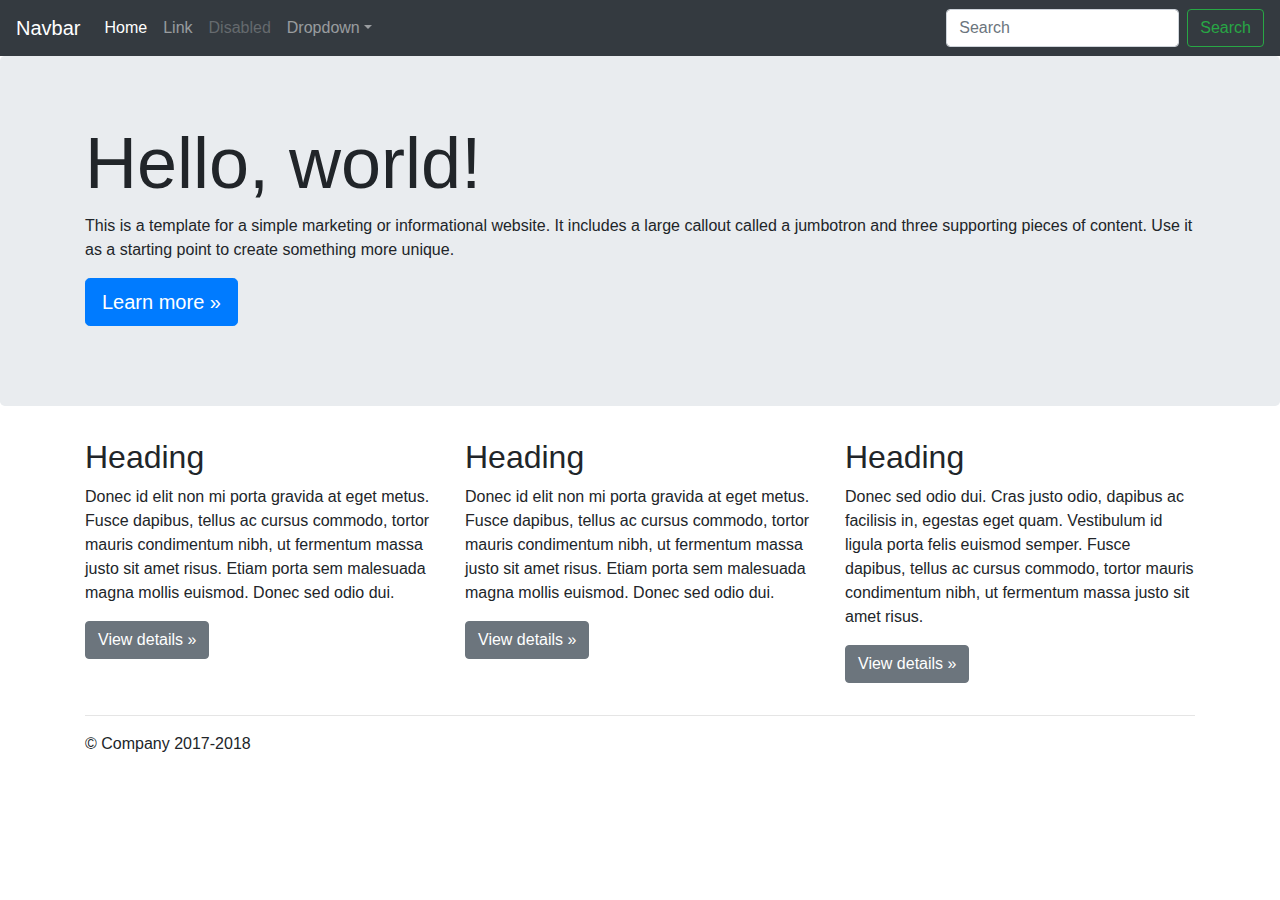
<file: bootstrap/docs/4.1/examples/jumbotron/index.html>
<!doctype html>
<html lang="en">
  <head>
    <meta charset="utf-8">
    <meta name="viewport" content="width=device-width, initial-scale=1, shrink-to-fit=no">
    <meta name="description" content="">
    <meta name="author" content="">
    <link rel="icon" href="../../../../favicon.ico">

    <title>Jumbotron Template for Bootstrap</title>

    <!-- Bootstrap core CSS -->
    <link href="../../../../dist/css/bootstrap.min.css" rel="stylesheet">

    <!-- Custom styles for this template -->
    <link href="jumbotron.css" rel="stylesheet">
  </head>

  <body>

    <nav class="navbar navbar-expand-md navbar-dark fixed-top bg-dark">
      <a class="navbar-brand" href="#">Navbar</a>
      <button class="navbar-toggler" type="button" data-toggle="collapse" data-target="#navbarsExampleDefault" aria-controls="navbarsExampleDefault" aria-expanded="false" aria-label="Toggle navigation">
        <span class="navbar-toggler-icon"></span>
      </button>

      <div class="collapse navbar-collapse" id="navbarsExampleDefault">
        <ul class="navbar-nav mr-auto">
          <li class="nav-item active">
            <a class="nav-link" href="#">Home <span class="sr-only">(current)</span></a>
          </li>
          <li class="nav-item">
            <a class="nav-link" href="#">Link</a>
          </li>
          <li class="nav-item">
            <a class="nav-link disabled" href="#">Disabled</a>
          </li>
          <li class="nav-item dropdown">
            <a class="nav-link dropdown-toggle" href="http://example.com" id="dropdown01" data-toggle="dropdown" aria-haspopup="true" aria-expanded="false">Dropdown</a>
            <div class="dropdown-menu" aria-labelledby="dropdown01">
              <a class="dropdown-item" href="#">Action</a>
              <a class="dropdown-item" href="#">Another action</a>
              <a class="dropdown-item" href="#">Something else here</a>
            </div>
          </li>
        </ul>
        <form class="form-inline my-2 my-lg-0">
          <input class="form-control mr-sm-2" type="text" placeholder="Search" aria-label="Search">
          <button class="btn btn-outline-success my-2 my-sm-0" type="submit">Search</button>
        </form>
      </div>
    </nav>

    <main role="main">

      <!-- Main jumbotron for a primary marketing message or call to action -->
      <div class="jumbotron">
        <div class="container">
          <h1 class="display-3">Hello, world!</h1>
          <p>This is a template for a simple marketing or informational website. It includes a large callout called a jumbotron and three supporting pieces of content. Use it as a starting point to create something more unique.</p>
          <p><a class="btn btn-primary btn-lg" href="#" role="button">Learn more &raquo;</a></p>
        </div>
      </div>

      <div class="container">
        <!-- Example row of columns -->
        <div class="row">
          <div class="col-md-4">
            <h2>Heading</h2>
            <p>Donec id elit non mi porta gravida at eget metus. Fusce dapibus, tellus ac cursus commodo, tortor mauris condimentum nibh, ut fermentum massa justo sit amet risus. Etiam porta sem malesuada magna mollis euismod. Donec sed odio dui. </p>
            <p><a class="btn btn-secondary" href="#" role="button">View details &raquo;</a></p>
          </div>
          <div class="col-md-4">
            <h2>Heading</h2>
            <p>Donec id elit non mi porta gravida at eget metus. Fusce dapibus, tellus ac cursus commodo, tortor mauris condimentum nibh, ut fermentum massa justo sit amet risus. Etiam porta sem malesuada magna mollis euismod. Donec sed odio dui. </p>
            <p><a class="btn btn-secondary" href="#" role="button">View details &raquo;</a></p>
          </div>
          <div class="col-md-4">
            <h2>Heading</h2>
            <p>Donec sed odio dui. Cras justo odio, dapibus ac facilisis in, egestas eget quam. Vestibulum id ligula porta felis euismod semper. Fusce dapibus, tellus ac cursus commodo, tortor mauris condimentum nibh, ut fermentum massa justo sit amet risus.</p>
            <p><a class="btn btn-secondary" href="#" role="button">View details &raquo;</a></p>
          </div>
        </div>

        <hr>

      </div> <!-- /container -->

    </main>

    <footer class="container">
      <p>&copy; Company 2017-2018</p>
    </footer>

    <!-- Bootstrap core JavaScript
    ================================================== -->
    <!-- Placed at the end of the document so the pages load faster -->
    <script src="https://code.jquery.com/jquery-3.3.1.slim.min.js" integrity="sha384-q8i/X+965DzO0rT7abK41JStQIAqVgRVzpbzo5smXKp4YfRvH+8abtTE1Pi6jizo" crossorigin="anonymous"></script>
    <script>window.jQuery || document.write('<script src="../../../../assets/js/vendor/jquery-slim.min.js"><\/script>')</script>
    <script src="../../../../assets/js/vendor/popper.min.js"></script>
    <script src="../../../../dist/js/bootstrap.min.js"></script>
  </body>
</html>
</file>
<file: bootstrap/docs/4.1/examples/album/album.css>
:root {
  --jumbotron-padding-y: 3rem;
}

.jumbotron {
  padding-top: var(--jumbotron-padding-y);
  padding-bottom: var(--jumbotron-padding-y);
  margin-bottom: 0;
  background-color: #fff;
}
@media (min-width: 768px) {
  .jumbotron {
    padding-top: calc(var(--jumbotron-padding-y) * 2);
    padding-bottom: calc(var(--jumbotron-padding-y) * 2);
  }
}

.jumbotron p:last-child {
  margin-bottom: 0;
}

.jumbotron-heading {
  font-weight: 300;
}

.jumbotron .container {
  max-width: 40rem;
}

footer {
  padding-top: 3rem;
  padding-bottom: 3rem;
}

footer p {
  margin-bottom: .25rem;
}

.box-shadow { box-shadow: 0 .25rem .75rem rgba(0, 0, 0, .05); }
</file>
<file: bootstrap/docs/4.1/examples/blog/blog.css>
/* stylelint-disable selector-list-comma-newline-after */

.blog-header {
  line-height: 1;
  border-bottom: 1px solid #e5e5e5;
}

.blog-header-logo {
  font-family: "Playfair Display", Georgia, "Times New Roman", serif;
  font-size: 2.25rem;
}

.blog-header-logo:hover {
  text-decoration: none;
}

h1, h2, h3, h4, h5, h6 {
  font-family: "Playfair Display", Georgia, "Times New Roman", serif;
}

.display-4 {
  font-size: 2.5rem;
}
@media (min-width: 768px) {
  .display-4 {
    font-size: 3rem;
  }
}

.nav-scroller {
  position: relative;
  z-index: 2;
  height: 2.75rem;
  overflow-y: hidden;
}

.nav-scroller .nav {
  display: -ms-flexbox;
  display: flex;
  -ms-flex-wrap: nowrap;
  flex-wrap: nowrap;
  padding-bottom: 1rem;
  margin-top: -1px;
  overflow-x: auto;
  text-align: center;
  white-space: nowrap;
  -webkit-overflow-scrolling: touch;
}

.nav-scroller .nav-link {
  padding-top: .75rem;
  padding-bottom: .75rem;
  font-size: .875rem;
}

.card-img-right {
  height: 100%;
  border-radius: 0 3px 3px 0;
}

.flex-auto {
  -ms-flex: 0 0 auto;
  flex: 0 0 auto;
}

.h-250 { height: 250px; }
@media (min-width: 768px) {
  .h-md-250 { height: 250px; }
}

.border-top { border-top: 1px solid #e5e5e5; }
.border-bottom { border-bottom: 1px solid #e5e5e5; }

.box-shadow { box-shadow: 0 .25rem .75rem rgba(0, 0, 0, .05); }

/*
 * Blog name and description
 */
.blog-title {
  margin-bottom: 0;
  font-size: 2rem;
  font-weight: 400;
}
.blog-description {
  font-size: 1.1rem;
  color: #999;
}

@media (min-width: 40em) {
  .blog-title {
    font-size: 3.5rem;
  }
}

/* Pagination */
.blog-pagination {
  margin-bottom: 4rem;
}
.blog-pagination > .btn {
  border-radius: 2rem;
}

/*
 * Blog posts
 */
.blog-post {
  margin-bottom: 4rem;
}
.blog-post-title {
  margin-bottom: .25rem;
  font-size: 2.5rem;
}
.blog-post-meta {
  margin-bottom: 1.25rem;
  color: #999;
}

/*
 * Footer
 */
.blog-footer {
  padding: 2.5rem 0;
  color: #999;
  text-align: center;
  background-color: #f9f9f9;
  border-top: .05rem solid #e5e5e5;
}
.blog-footer p:last-child {
  margin-bottom: 0;
}
</file>
<file: bootstrap/docs/4.1/examples/carousel/carousel.css>
/* GLOBAL STYLES
-------------------------------------------------- */
/* Padding below the footer and lighter body text */

body {
  padding-top: 3rem;
  padding-bottom: 3rem;
  color: #5a5a5a;
}


/* CUSTOMIZE THE CAROUSEL
-------------------------------------------------- */

/* Carousel base class */
.carousel {
  margin-bottom: 4rem;
}
/* Since positioning the image, we need to help out the caption */
.carousel-caption {
  bottom: 3rem;
  z-index: 10;
}

/* Declare heights because of positioning of img element */
.carousel-item {
  height: 32rem;
  background-color: #777;
}
.carousel-item > img {
  position: absolute;
  top: 0;
  left: 0;
  min-width: 100%;
  height: 32rem;
}


/* MARKETING CONTENT
-------------------------------------------------- */

/* Center align the text within the three columns below the carousel */
.marketing .col-lg-4 {
  margin-bottom: 1.5rem;
  text-align: center;
}
.marketing h2 {
  font-weight: 400;
}
.marketing .col-lg-4 p {
  margin-right: .75rem;
  margin-left: .75rem;
}


/* Featurettes
------------------------- */

.featurette-divider {
  margin: 5rem 0; /* Space out the Bootstrap <hr> more */
}

/* Thin out the marketing headings */
.featurette-heading {
  font-weight: 300;
  line-height: 1;
  letter-spacing: -.05rem;
}


/* RESPONSIVE CSS
-------------------------------------------------- */

@media (min-width: 40em) {
  /* Bump up size of carousel content */
  .carousel-caption p {
    margin-bottom: 1.25rem;
    font-size: 1.25rem;
    line-height: 1.4;
  }

  .featurette-heading {
    font-size: 50px;
  }
}

@media (min-width: 62em) {
  .featurette-heading {
    margin-top: 7rem;
  }
}
</file>
<file: bootstrap/docs/4.1/examples/cover/cover.css>
/*
 * Globals
 */

/* Links */
a,
a:focus,
a:hover {
  color: #fff;
}

/* Custom default button */
.btn-secondary,
.btn-secondary:hover,
.btn-secondary:focus {
  color: #333;
  text-shadow: none; /* Prevent inheritance from `body` */
  background-color: #fff;
  border: .05rem solid #fff;
}


/*
 * Base structure
 */

html,
body {
  height: 100%;
  background-color: #333;
}

body {
  display: -ms-flexbox;
  display: flex;
  color: #fff;
  text-shadow: 0 .05rem .1rem rgba(0, 0, 0, .5);
  box-shadow: inset 0 0 5rem rgba(0, 0, 0, .5);
}

.cover-container {
  max-width: 42em;
}


/*
 * Header
 */
.masthead {
  margin-bottom: 2rem;
}

.masthead-brand {
  margin-bottom: 0;
}

.nav-masthead .nav-link {
  padding: .25rem 0;
  font-weight: 700;
  color: rgba(255, 255, 255, .5);
  background-color: transparent;
  border-bottom: .25rem solid transparent;
}

.nav-masthead .nav-link:hover,
.nav-masthead .nav-link:focus {
  border-bottom-color: rgba(255, 255, 255, .25);
}

.nav-masthead .nav-link + .nav-link {
  margin-left: 1rem;
}

.nav-masthead .active {
  color: #fff;
  border-bottom-color: #fff;
}

@media (min-width: 48em) {
  .masthead-brand {
    float: left;
  }
  .nav-masthead {
    float: right;
  }
}


/*
 * Cover
 */
.cover {
  padding: 0 1.5rem;
}
.cover .btn-lg {
  padding: .75rem 1.25rem;
  font-weight: 700;
}


/*
 * Footer
 */
.mastfoot {
  color: rgba(255, 255, 255, .5);
}
</file>
<file: bootstrap/docs/4.1/examples/grid/grid.css>
body {
  padding-top: 2rem;
  padding-bottom: 2rem;
}

h3 {
  margin-top: 2rem;
}

.row {
  margin-bottom: 1rem;
}
.row .row {
  margin-top: 1rem;
  margin-bottom: 0;
}
[class*="col-"] {
  padding-top: 1rem;
  padding-bottom: 1rem;
  background-color: rgba(86, 61, 124, .15);
  border: 1px solid rgba(86, 61, 124, .2);
}

hr {
  margin-top: 2rem;
  margin-bottom: 2rem;
}
</file>
<file: bootstrap/docs/4.1/examples/jumbotron/jumbotron.css>
/* Move down content because we have a fixed navbar that is 3.5rem tall */
body {
  padding-top: 3.5rem;
}
</file>
